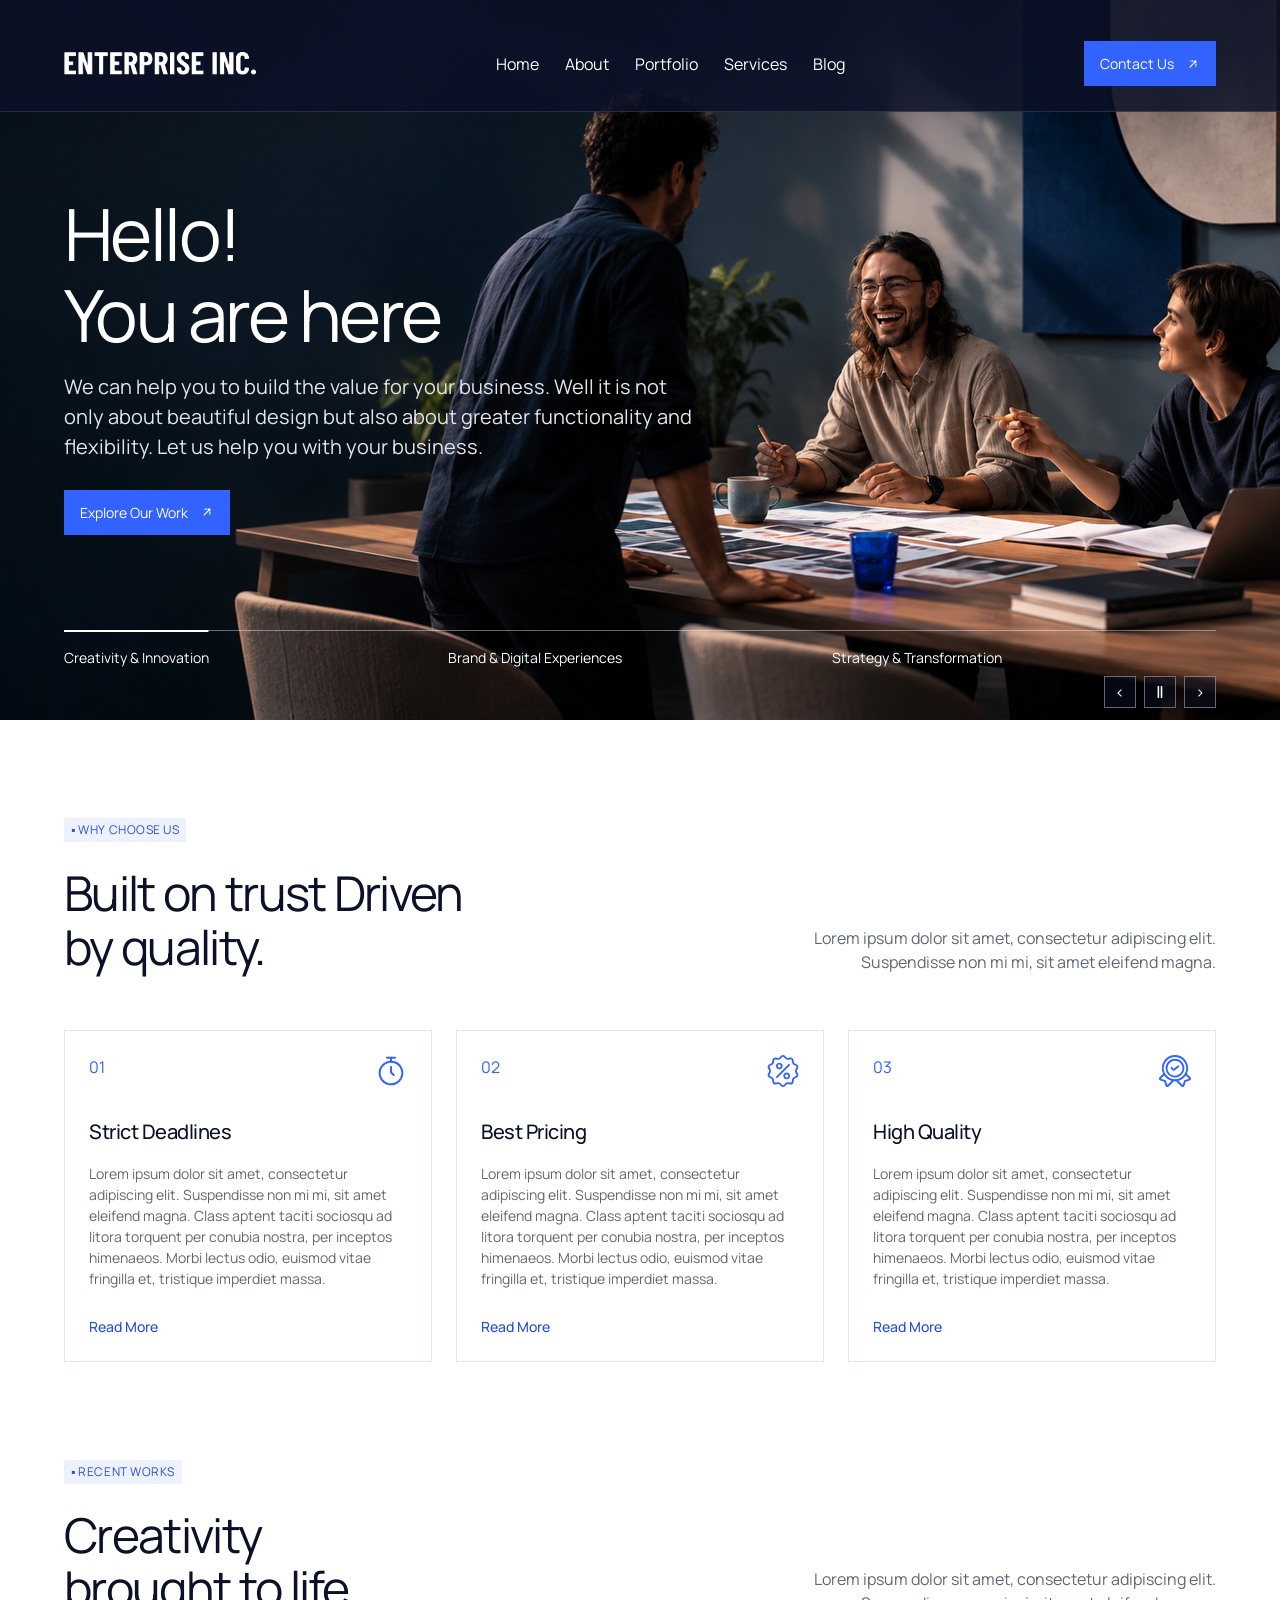
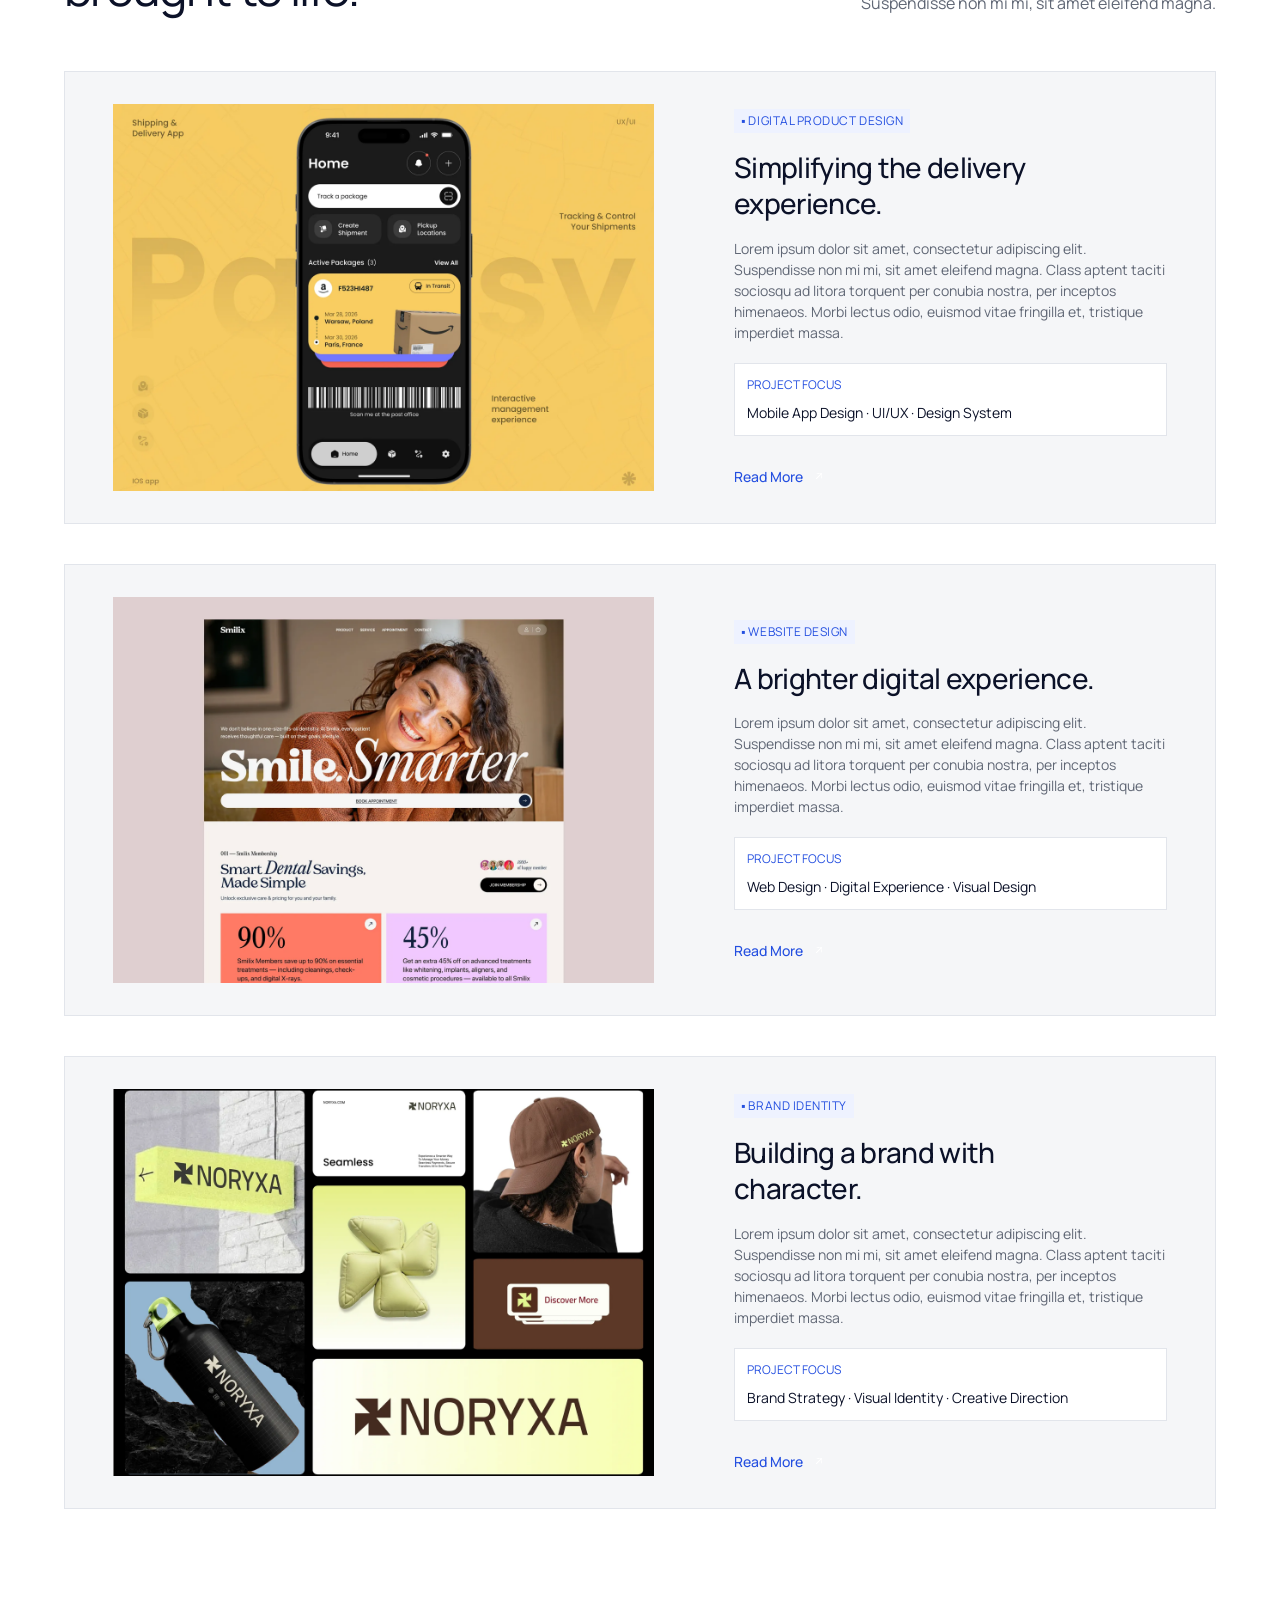
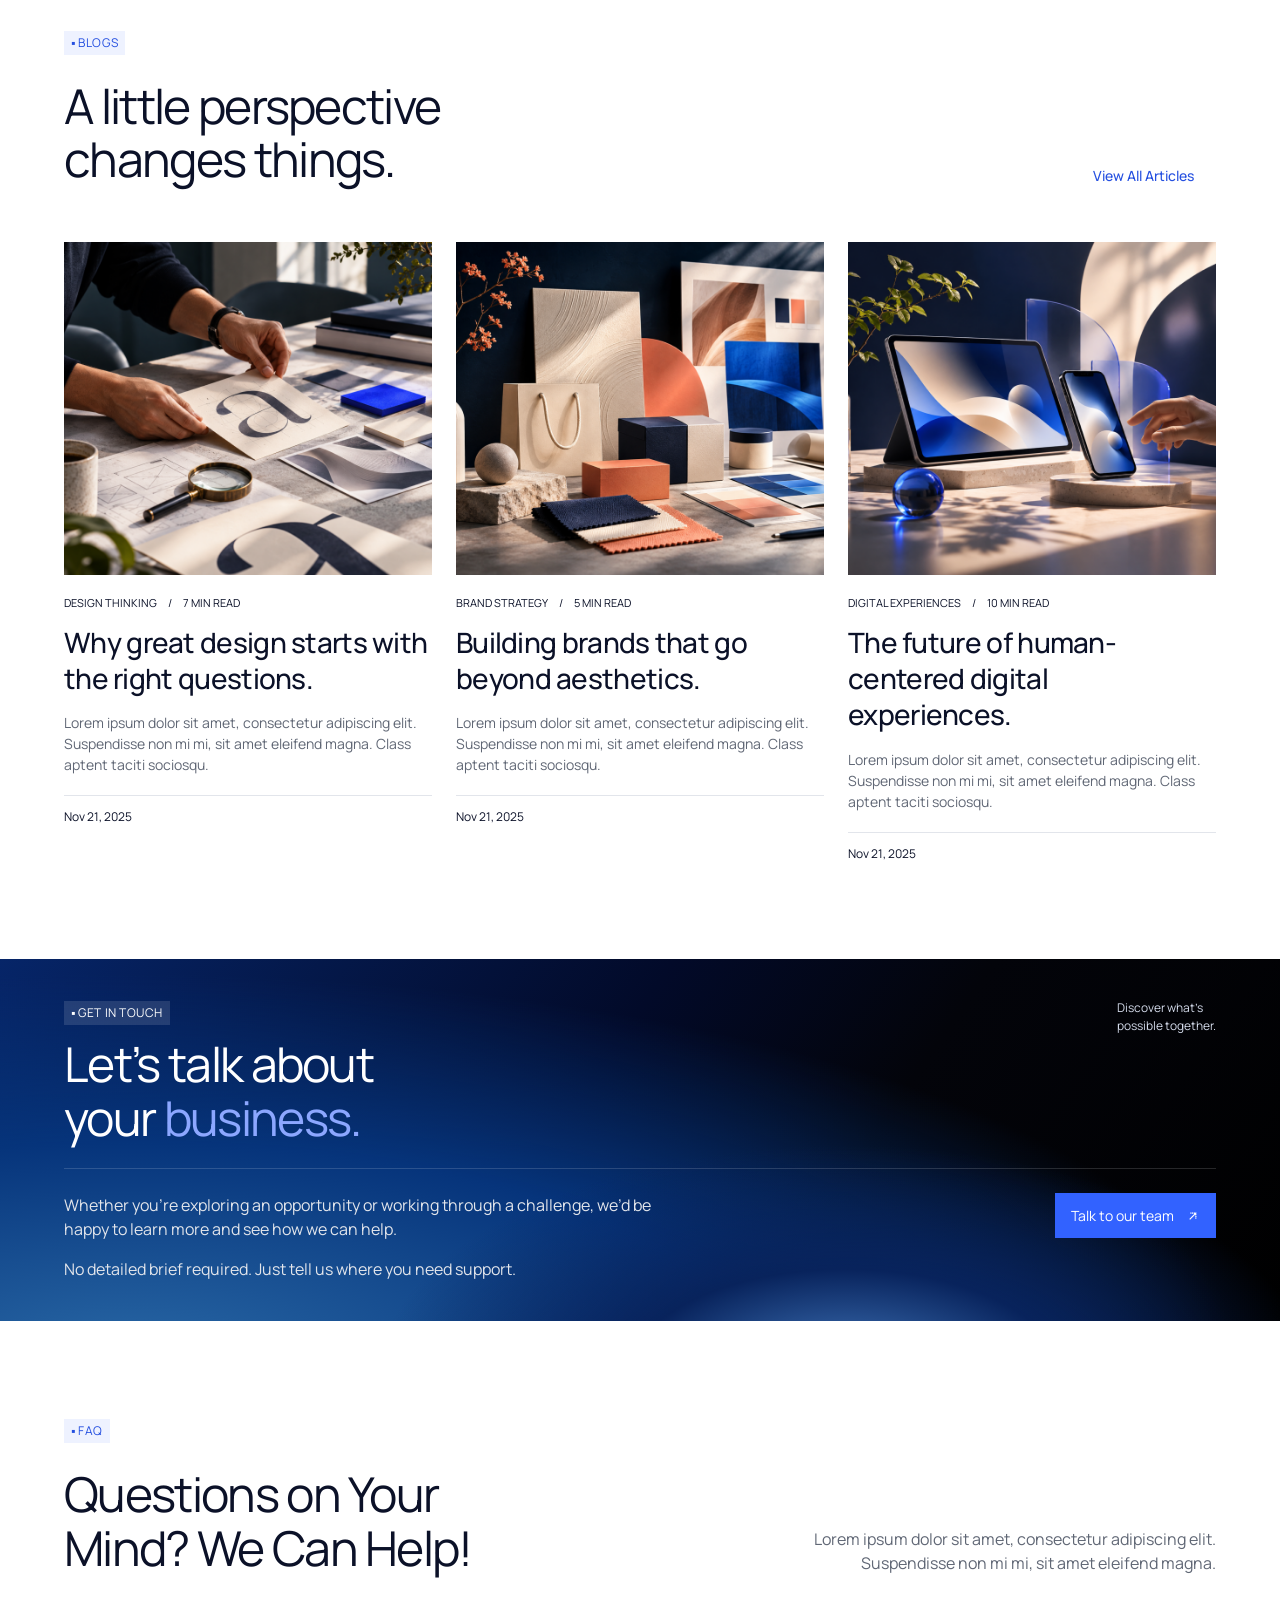
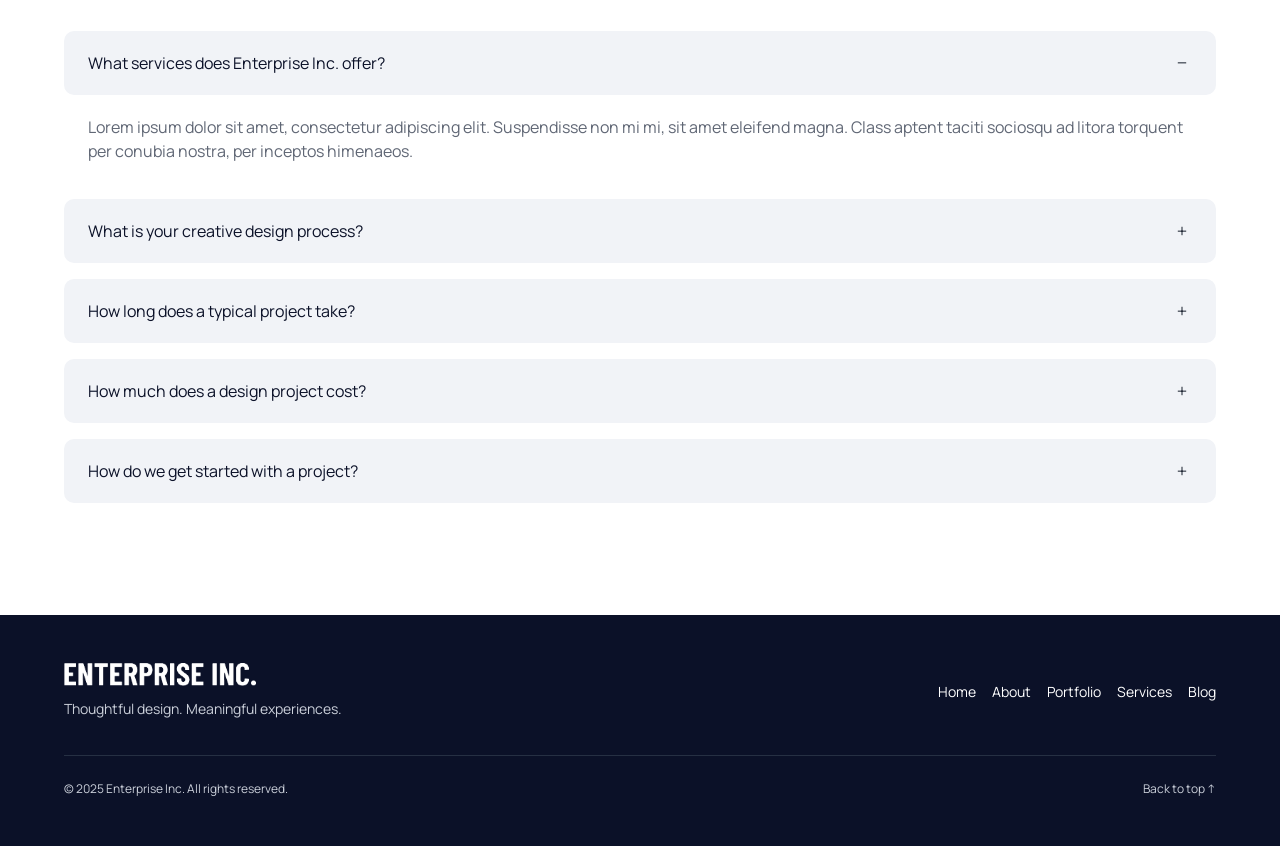
<file: index.html>
<!DOCTYPE html>

<html lang="en"><head><meta charset="utf-8"/><meta content="width=device-width, initial-scale=1" name="viewport"/><meta content="Enterprise Inc. creative digital agency — design, branding and digital experiences." name="description"/><title>Enterprise Inc. | Creative Digital Agency</title><link href="https://fonts.googleapis.com" rel="preconnect"/><link crossorigin="" href="https://fonts.gstatic.com" rel="preconnect"/><link href="https://fonts.googleapis.com/css2?family=Manrope:wght@400;500;600;700&amp;display=swap" rel="stylesheet"/><link href="css/tokens.css" rel="stylesheet"/><link href="css/style.css" rel="stylesheet"/><link href="css/responsive.css" rel="stylesheet"/><script defer="" src="js/script.js"></script><link href="css/interactions.css" rel="stylesheet"/><link href="css/refinement.css" rel="stylesheet"/><link href="css/sticky-navigation.css" rel="stylesheet"/><script defer="True" src="js/sticky-navigation.js"></script></head><body><a class="skip" href="#about">Skip to content</a><div class="wrap header" data-nav-theme="dark" id="site-navigation-bar"><a href="#home"><img alt="Enterprise Inc." class="logo" src="assets/logo/logo.png"/></a><nav aria-label="Main navigation" class="nav" id="navigation"><a href="#home">Home</a><a href="#about">About</a><a href="#portfolio">Portfolio</a><a href="#services">Services</a><a href="#blog">Blog</a><a class="mobile-contact" href="contact.html">Contact Us</a></nav><a class="btn" href="contact.html">Contact Us <img alt="" src="assets/icons/Arrow.svg"/></a><button aria-controls="navigation" aria-expanded="false" aria-label="Open menu" class="menu">☰</button></div><header class="hero" data-nav-theme="dark" id="home"><img alt="" class="hero-bg" fetchpriority="high" src="assets/images/hero/1.png"/><img alt="" aria-hidden="true" class="hero-bg hero-bg-next"/><div class="wrap"><div aria-live="off" class="hero-copy"><h1>Hello!<br/>You are here</h1><p>We can help you to build the value for your business. Well it is not only about beautiful design but also about greater functionality and flexibility. Let us help you with your business.</p><a class="btn hero-cta" href="#portfolio">Explore Our Work <img alt="" src="assets/icons/Arrow.svg"/></a></div></div><div aria-label="Hero slides" class="wrap slider" role="group"><button aria-pressed="true" data-slide="0">Creativity &amp; Innovation<span aria-hidden="true" class="slide-progress"></span></button><button aria-pressed="false" data-slide="1">Brand &amp; Digital Experiences<span aria-hidden="true" class="slide-progress"></span></button><button aria-pressed="false" data-slide="2">Strategy &amp; Transformation<span aria-hidden="true" class="slide-progress"></span></button></div><div class="slide-arrows"><button aria-label="Previous slide" data-step="-1">‹</button><button aria-label="Pause slideshow" id="pause">Ⅱ</button><button aria-label="Next slide" data-step="1">›</button></div></header><main><section class="wrap section" data-nav-theme="light" id="about"><div class="section-head about-head" data-reveal=""><div><span class="eyebrow">Why choose us</span><h2>Built on trust Driven<br/>by quality.</h2></div><p class="intro">Lorem ipsum dolor sit amet, consectetur adipiscing elit. Suspendisse non mi mi, sit amet eleifend magna.</p></div><div class="benefits" id="services"><article class="benefit" data-reveal=""><div class="benefit-top"><span>01</span><img alt="" src="assets/icons/Time.svg"/></div><h3>Strict Deadlines</h3><p>Lorem ipsum dolor sit amet, consectetur adipiscing elit. Suspendisse non mi mi, sit amet eleifend magna. Class aptent taciti sociosqu ad litora torquent per conubia nostra, per inceptos himenaeos. Morbi lectus odio, euismod vitae fringilla et, tristique imperdiet massa.</p><button class="read detail" data-copy="Lorem ipsum dolor sit amet, consectetur adipiscing elit. Suspendisse non mi mi, sit amet eleifend magna. Class aptent taciti sociosqu ad litora torquent per conubia nostra, per inceptos himenaeos. Morbi lectus odio, euismod vitae fringilla et, tristique imperdiet massa." data-title="Strict Deadlines">Read More <img alt="" src="assets/icons/Arrow.svg"/></button></article><article class="benefit" data-reveal=""><div class="benefit-top"><span>02</span><img alt="" src="assets/icons/Price.svg"/></div><h3>Best Pricing</h3><p>Lorem ipsum dolor sit amet, consectetur adipiscing elit. Suspendisse non mi mi, sit amet eleifend magna. Class aptent taciti sociosqu ad litora torquent per conubia nostra, per inceptos himenaeos. Morbi lectus odio, euismod vitae fringilla et, tristique imperdiet massa.</p><button class="read detail" data-copy="Lorem ipsum dolor sit amet, consectetur adipiscing elit. Suspendisse non mi mi, sit amet eleifend magna. Class aptent taciti sociosqu ad litora torquent per conubia nostra, per inceptos himenaeos. Morbi lectus odio, euismod vitae fringilla et, tristique imperdiet massa." data-title="Best Pricing">Read More <img alt="" src="assets/icons/Arrow.svg"/></button></article><article class="benefit" data-reveal=""><div class="benefit-top"><span>03</span><img alt="" src="assets/icons/Quality.svg"/></div><h3>High Quality</h3><p>Lorem ipsum dolor sit amet, consectetur adipiscing elit. Suspendisse non mi mi, sit amet eleifend magna. Class aptent taciti sociosqu ad litora torquent per conubia nostra, per inceptos himenaeos. Morbi lectus odio, euismod vitae fringilla et, tristique imperdiet massa.</p><button class="read detail" data-copy="Lorem ipsum dolor sit amet, consectetur adipiscing elit. Suspendisse non mi mi, sit amet eleifend magna. Class aptent taciti sociosqu ad litora torquent per conubia nostra, per inceptos himenaeos. Morbi lectus odio, euismod vitae fringilla et, tristique imperdiet massa." data-title="High Quality">Read More <img alt="" src="assets/icons/Arrow.svg"/></button></article></div></section><section class="wrap section" data-nav-theme="light" id="portfolio"><div class="section-head" data-reveal=""><div><span class="eyebrow">Recent works</span><h2>Creativity<br/>brought to life.</h2></div><p class="intro">Lorem ipsum dolor sit amet, consectetur adipiscing elit. Suspendisse non mi mi, sit amet eleifend magna.</p></div><div class="projects"><article class="project"><div class="media-frame"><img alt="Digital product design project artwork" decoding="async" loading="lazy" src="assets/images/portfolio/1.png"/></div><div><span class="eyebrow">Digital product design</span><h3>Simplifying the delivery experience.</h3><p>Lorem ipsum dolor sit amet, consectetur adipiscing elit. Suspendisse non mi mi, sit amet eleifend magna. Class aptent taciti sociosqu ad litora torquent per conubia nostra, per inceptos himenaeos. Morbi lectus odio, euismod vitae fringilla et, tristique imperdiet massa.</p><div class="focus"><span>PROJECT FOCUS</span>Mobile App Design · UI/UX · Design System</div><button class="read detail" data-copy="Lorem ipsum dolor sit amet, consectetur adipiscing elit. Suspendisse non mi mi, sit amet eleifend magna. Class aptent taciti sociosqu ad litora torquent per conubia nostra, per inceptos himenaeos. Morbi lectus odio, euismod vitae fringilla et, tristique imperdiet massa." data-title="Simplifying the delivery experience.">Read More <img alt="" src="assets/icons/Arrow.svg"/></button></div></article><article class="project"><div class="media-frame"><img alt="Website design project artwork" decoding="async" loading="lazy" src="assets/images/portfolio/2.png"/></div><div><span class="eyebrow">Website design</span><h3>A brighter digital experience.</h3><p>Lorem ipsum dolor sit amet, consectetur adipiscing elit. Suspendisse non mi mi, sit amet eleifend magna. Class aptent taciti sociosqu ad litora torquent per conubia nostra, per inceptos himenaeos. Morbi lectus odio, euismod vitae fringilla et, tristique imperdiet massa.</p><div class="focus"><span>PROJECT FOCUS</span>Web Design · Digital Experience · Visual Design</div><button class="read detail" data-copy="Lorem ipsum dolor sit amet, consectetur adipiscing elit. Suspendisse non mi mi, sit amet eleifend magna. Class aptent taciti sociosqu ad litora torquent per conubia nostra, per inceptos himenaeos. Morbi lectus odio, euismod vitae fringilla et, tristique imperdiet massa." data-title="A brighter digital experience.">Read More <img alt="" src="assets/icons/Arrow.svg"/></button></div></article><article class="project"><div class="media-frame"><img alt="Brand identity project artwork" decoding="async" loading="lazy" src="assets/images/portfolio/3.png"/></div><div><span class="eyebrow">Brand identity</span><h3>Building a brand with character.</h3><p>Lorem ipsum dolor sit amet, consectetur adipiscing elit. Suspendisse non mi mi, sit amet eleifend magna. Class aptent taciti sociosqu ad litora torquent per conubia nostra, per inceptos himenaeos. Morbi lectus odio, euismod vitae fringilla et, tristique imperdiet massa.</p><div class="focus"><span>PROJECT FOCUS</span>Brand Strategy · Visual Identity · Creative Direction</div><button class="read detail" data-copy="Lorem ipsum dolor sit amet, consectetur adipiscing elit. Suspendisse non mi mi, sit amet eleifend magna. Class aptent taciti sociosqu ad litora torquent per conubia nostra, per inceptos himenaeos. Morbi lectus odio, euismod vitae fringilla et, tristique imperdiet massa." data-title="Building a brand with character.">Read More <img alt="" src="assets/icons/Arrow.svg"/></button></div></article></div></section><section class="wrap section" data-nav-theme="light" id="blog"><div class="section-head" data-reveal=""><div><span class="eyebrow">Blogs</span><h2>A little perspective<br/>changes things.</h2></div><button class="read detail" data-copy="Lorem ipsum dolor sit amet, consectetur adipiscing elit. Suspendisse non mi mi, sit amet eleifend magna." data-title="Creative insights">View All Articles <img alt="" src="assets/icons/Arrow.svg"/></button></div><div class="blogs"><article class="blog" data-reveal=""><div class="media-frame"><img alt="Editorial artwork for Design thinking" decoding="async" loading="lazy" src="assets/images/blogs/1.png"/></div><div class="meta">Design thinking　/　7 min read</div><h3><a class="detail" data-copy="Lorem ipsum dolor sit amet, consectetur adipiscing elit. Suspendisse non mi mi, sit amet eleifend magna. Class aptent taciti sociosqu ad litora torquent per conubia nostra, per inceptos himenaeos. Morbi lectus odio, euismod vitae fringilla et, tristique imperdiet massa." data-title="Why great design starts with the right questions." href="#blog">Why great design starts with the right questions.</a></h3><p>Lorem ipsum dolor sit amet, consectetur adipiscing elit. Suspendisse non mi mi, sit amet eleifend magna. Class aptent taciti sociosqu.</p><time datetime="2025-11-21">Nov 21, 2025</time></article><article class="blog" data-reveal=""><div class="media-frame"><img alt="Editorial artwork for Brand strategy" decoding="async" loading="lazy" src="assets/images/blogs/2.png"/></div><div class="meta">Brand strategy　/　5 min read</div><h3><a class="detail" data-copy="Lorem ipsum dolor sit amet, consectetur adipiscing elit. Suspendisse non mi mi, sit amet eleifend magna. Class aptent taciti sociosqu ad litora torquent per conubia nostra, per inceptos himenaeos. Morbi lectus odio, euismod vitae fringilla et, tristique imperdiet massa." data-title="Building brands that go beyond aesthetics." href="#blog">Building brands that go beyond aesthetics.</a></h3><p>Lorem ipsum dolor sit amet, consectetur adipiscing elit. Suspendisse non mi mi, sit amet eleifend magna. Class aptent taciti sociosqu.</p><time datetime="2025-11-21">Nov 21, 2025</time></article><article class="blog" data-reveal=""><div class="media-frame"><img alt="Editorial artwork for Digital experiences" decoding="async" loading="lazy" src="assets/images/blogs/3.png"/></div><div class="meta">Digital experiences　/　10 min read</div><h3><a class="detail" data-copy="Lorem ipsum dolor sit amet, consectetur adipiscing elit. Suspendisse non mi mi, sit amet eleifend magna. Class aptent taciti sociosqu ad litora torquent per conubia nostra, per inceptos himenaeos. Morbi lectus odio, euismod vitae fringilla et, tristique imperdiet massa." data-title="The future of human-centered digital experiences." href="#blog">The future of human-centered digital experiences.</a></h3><p>Lorem ipsum dolor sit amet, consectetur adipiscing elit. Suspendisse non mi mi, sit amet eleifend magna. Class aptent taciti sociosqu.</p><time datetime="2025-11-21">Nov 21, 2025</time></article></div></section><section aria-labelledby="contact-title" class="contact-band" data-nav-theme="dark" id="contact"><div class="wrap"><div class="contact-top" data-reveal=""><div><span class="eyebrow">Get in touch</span><h2 id="contact-title">Let’s talk about<br/>your <span>business.</span></h2></div><span class="contact-note">Discover what’s<br/>possible together.</span></div><div class="contact-bottom" data-reveal=""><div><p>Whether you’re exploring an opportunity or working through a challenge, we’d be happy to learn more and see how we can help.</p><p>No detailed brief required. Just tell us where you need support.</p></div><a class="btn" href="contact.html">Talk to our team <img alt="" src="assets/icons/Arrow.svg"/></a></div></div></section><section class="wrap section faq" data-nav-theme="light" id="faq"><div class="section-head" data-reveal=""><div><span class="eyebrow">FAQ</span><h2>Questions on Your<br/>Mind? We Can Help!</h2></div><p class="intro">Lorem ipsum dolor sit amet, consectetur adipiscing elit. Suspendisse non mi mi, sit amet eleifend magna.</p></div><details open=""><summary>What services does Enterprise Inc. offer?<img alt="" src="assets/icons/Minus.svg"/></summary><div class="faq-answer"><p>Lorem ipsum dolor sit amet, consectetur adipiscing elit. Suspendisse non mi mi, sit amet eleifend magna. Class aptent taciti sociosqu ad litora torquent per conubia nostra, per inceptos himenaeos.</p></div></details><details><summary>What is your creative design process?<img alt="" src="assets/icons/Plus.svg"/></summary><div class="faq-answer"><p>Lorem ipsum dolor sit amet, consectetur adipiscing elit. Suspendisse non mi mi, sit amet eleifend magna. Class aptent taciti sociosqu ad litora torquent per conubia nostra, per inceptos himenaeos.</p></div></details><details><summary>How long does a typical project take?<img alt="" src="assets/icons/Plus.svg"/></summary><div class="faq-answer"><p>Lorem ipsum dolor sit amet, consectetur adipiscing elit. Suspendisse non mi mi, sit amet eleifend magna. Class aptent taciti sociosqu ad litora torquent per conubia nostra, per inceptos himenaeos.</p></div></details><details><summary>How much does a design project cost?<img alt="" src="assets/icons/Plus.svg"/></summary><div class="faq-answer"><p>Lorem ipsum dolor sit amet, consectetur adipiscing elit. Suspendisse non mi mi, sit amet eleifend magna. Class aptent taciti sociosqu ad litora torquent per conubia nostra, per inceptos himenaeos.</p></div></details><details><summary>How do we get started with a project?<img alt="" src="assets/icons/Plus.svg"/></summary><div class="faq-answer"><p>Lorem ipsum dolor sit amet, consectetur adipiscing elit. Suspendisse non mi mi, sit amet eleifend magna. Class aptent taciti sociosqu ad litora torquent per conubia nostra, per inceptos himenaeos.</p></div></details></section></main><footer class="footer" data-nav-theme="dark" id="contact-details"><div class="wrap"><div class="footer-top"><div><a href="#home"><img alt="Enterprise Inc." class="logo" src="assets/logo/logo.png"/></a><p>Thoughtful design. Meaningful experiences.</p></div><nav aria-label="Footer navigation"><a href="#home">Home</a><a href="#about">About</a><a href="#portfolio">Portfolio</a><a href="#services">Services</a><a href="#blog">Blog</a></nav></div><div class="footer-bottom"><span>© 2025 Enterprise Inc. All rights reserved.</span><a href="#home">Back to top ↑</a></div></div></footer><dialog id="detail"><button aria-label="Close dialog">Close ×</button><h2></h2><p></p></dialog></body></html>
</file>
<file: css/tokens.css>
:root{--brand-500:#3262ff;--brand-600:#244fe0;--brand-700:#1b3fc4;--brand-100:#e0e8ff;--neutral-50:#f5f6f8;--neutral-100:#f1f3f7;--neutral-200:#e2e5eb;--neutral-600:#606775;--neutral-900:#111827;--neutral-950:#0b1128;--white:#fff;--text:var(--neutral-950);--muted:var(--neutral-600);--link:var(--brand-600);--surface:var(--neutral-50);--border:var(--neutral-200);--font:Manrope,Arial,sans-serif;--container:1312px;--gutter:64px;--space:8px;--radius:0px;--section:96px;--hero-size:72px;--heading-size:48px}
</file>
<file: css/style.css>
*{box-sizing:border-box}html{scroll-behavior:smooth}body{margin:0;font-family:var(--font);color:var(--text);background:var(--white);font-size:16px;line-height:1.5}img{display:block;max-width:100%}button,a{font:inherit}button{cursor:pointer}a{color:inherit;text-decoration:none}button:focus-visible,a:focus-visible,summary:focus-visible{outline:2px solid var(--brand-500);outline-offset:4px}h1,h2,h3,p{margin:0}h1,h2{font-weight:400;letter-spacing:-.035em;line-height:1.12}h2{font-size:var(--heading-size)}h3{font-weight:500;line-height:1.3;letter-spacing:-.025em}.wrap{width:calc(100% - 2 * var(--gutter));max-width:var(--container);margin-inline:auto}.hero{height:720px;position:relative;color:white;background:var(--neutral-950);isolation:isolate}.hero-bg{position:absolute;inset:0;width:100%;height:100%;object-fit:cover;z-index:-2}.hero:before{content:'';position:absolute;inset:0;background:linear-gradient(90deg,rgba(0,0,0,.16),transparent 75%);z-index:-1}.header{display:flex;align-items:center;justify-content:space-between;padding-top:40px;gap:24px}.logo{width:192px}.nav{display:flex;gap:26px;align-items:center}.nav a{font-size:16px}.btn{display:inline-flex;align-items:center;gap:12px;background:var(--brand-500);color:white;padding:12px 16px;border:0;font-size:14px;min-height:40px}.btn:hover{background:var(--brand-600)}.btn img{width:14px;filter:brightness(0) invert(1)}.menu{display:none}.hero-copy{position:absolute;top:27%;max-width:650px}.hero-copy h1{font-size:var(--hero-size);margin-bottom:16px}.hero-copy p{font-size:20px;line-height:1.5;color:#e2e5eb;max-width:640px;margin-bottom:28px}.slider{position:absolute;bottom:52px;left:50%;transform:translateX(-50%);display:grid;grid-template-columns:repeat(3,1fr);gap:0}.slider button{border:0;border-top:1px solid #ffffff65;background:none;color:white;text-align:left;padding:16px 0 0;font-size:14px;position:relative}.slider button[aria-selected=true]:before{content:'';position:absolute;top:-1px;left:0;width:33%;height:2px;background:white}.slide-arrows{position:absolute;right:var(--gutter);bottom:12px;display:flex;gap:8px}.slide-arrows button{background:#0b112880;color:white;border:1px solid #ffffff60;width:32px;height:32px}.section{padding-top:var(--section)}.center{text-align:center}.eyebrow{display:inline-block;background:#eef2ff;color:var(--link);font-size:12px;letter-spacing:.045em;text-transform:uppercase;padding:3px 7px;margin-bottom:24px}.eyebrow:before{content:'▪ ';}.intro{color:var(--muted);font-size:16px;line-height:1.5}.center .intro{max-width:590px;margin:16px auto 0}.section-head{display:flex;align-items:end;justify-content:space-between;gap:32px;margin-bottom:56px}.section-head .intro{max-width:410px;text-align:right}.benefits{display:grid;grid-template-columns:repeat(3,1fr);gap:24px;margin-top:56px}.benefit{border:1px solid var(--border);padding:24px;min-height:332px;display:flex;flex-direction:column;align-items:flex-start}.benefit-top{display:flex;justify-content:space-between;width:100%;color:var(--brand-500);margin-bottom:32px}.benefit-top img{width:32px;height:32px}.benefit h3{font-size:20px;margin-bottom:18px}.benefit p,.project p,.blog p{color:var(--muted);font-size:14px;line-height:1.5}.read{display:inline-flex;align-items:center;gap:10px;color:var(--link);font-size:14px;font-weight:500;background:none;border:0;padding:0}.read img{width:12px}.read:hover{text-decoration:underline}.benefit .read{margin-top:auto;padding-top:24px}.projects{display:grid;gap:40px}.project{display:grid;grid-template-columns:1.25fr 1fr;gap:80px;align-items:center;padding:32px 48px;background:var(--surface);border:1px solid var(--border)}.project>img{width:100%;aspect-ratio:1.4;object-fit:cover}.project h3{font-size:28px;margin:0 0 16px;max-width:360px}.project .eyebrow{margin-bottom:16px}.focus{background:white;border:1px solid var(--border);padding:12px;margin:20px 0 28px;font-size:14px}.focus span{display:block;color:var(--link);font-size:12px;margin-bottom:8px}.blogs{display:grid;grid-template-columns:repeat(3,1fr);gap:24px}.blog>img{width:100%;aspect-ratio:844/764;object-fit:cover}.meta{font-size:11px;margin:20px 0 12px;text-transform:uppercase}.blog h3{font-size:28px;margin-bottom:16px}.blog time{display:block;border-top:1px solid var(--border);margin-top:20px;padding-top:12px;font-size:12px}.faq{padding-bottom:96px}.faq details{margin-bottom:16px}.faq summary{list-style:none;background:var(--neutral-100);border-radius:10px;padding:20px 24px;display:flex;align-items:center;justify-content:space-between;gap:16px;cursor:pointer;font-size:16px}.faq summary::-webkit-details-marker{display:none}.faq summary img{width:20px;height:20px}.faq details p{padding:20px 24px;color:var(--muted);font-size:16px}.footer{background:var(--neutral-950);color:white;padding:48px 0}.footer-top,.footer-bottom{display:flex;justify-content:space-between;align-items:center;gap:24px}.footer p{font-size:14px;margin-top:12px;color:#cbd0da}.footer nav{display:flex;gap:16px;font-size:14px}.footer-bottom{border-top:1px solid #263043;margin-top:36px;padding-top:24px;font-size:12px;color:#cbd0da}dialog{border:1px solid var(--border);padding:32px;max-width:min(600px,90vw);color:var(--text)}dialog::backdrop{background:#0b1128aa}dialog button{float:right;border:0;background:var(--surface);padding:8px 16px}dialog p{margin-top:20px}.skip{position:absolute;left:8px;top:-100px;background:white;color:black;z-index:10;padding:12px}.skip:focus{top:8px}
.mobile-contact{display:none}@media(max-width:900px){.mobile-contact{display:block}}.blog h3 a:hover{color:var(--link)}

/* New contact section: gradient approximation pending original background asset. */
.about-head{margin-bottom:0}.about-head + .benefits{margin-top:56px}
.contact-band{margin-top:var(--section);padding:40px 0;color:var(--white);background:radial-gradient(ellipse at 66% 115%,#467ec4 0%,#08235c 18%,transparent 39%),radial-gradient(ellipse at 10% 110%,#2867a5 0%,#06347b 38%,transparent 68%),linear-gradient(125deg,#062568 0%,#020a29 44%,#03040a 65%,#000 100%)}
.contact-top,.contact-bottom{display:flex;justify-content:space-between;gap:32px}.contact-top{align-items:flex-start;padding-bottom:24px;border-bottom:1px solid #ffffff26}.contact-top .eyebrow{background:#ffffff20;color:white;margin-bottom:12px}.contact-top h2 span{color:#8ca7ff}.contact-note{font-size:12px;color:#d5dcec}.contact-bottom{align-items:flex-start;padding-top:24px}.contact-bottom p{max-width:620px;font-size:16px;color:#e2e5eb}.contact-bottom p+p{margin-top:16px}.contact-bottom .btn{flex-shrink:0}.media-frame{overflow:hidden;min-width:0}.project .media-frame{aspect-ratio:1.4}.blog .media-frame{aspect-ratio:844/764}.media-frame img{width:100%;height:100%;object-fit:cover}
@media(max-width:600px){.about-head + .benefits{margin-top:32px}.contact-band{padding:32px 0}.contact-top,.contact-bottom{flex-direction:column;gap:20px}.contact-note{display:none}.contact-bottom p{font-size:14px}}
</file>
<file: css/responsive.css>
@media(min-width:1600px){.hero{height:clamp(720px,50vw,960px)}}@media(max-width:1200px){:root{--gutter:40px;--section:80px;--hero-size:64px;--heading-size:42px}.project{gap:40px;padding:28px}.hero{height:640px}.hero-copy{max-width:55%}.nav{gap:18px}}@media(max-width:900px){:root{--gutter:32px;--hero-size:56px;--heading-size:40px}.header{padding-top:24px}.menu{display:block;background:none;color:white;border:1px solid #ffffff80;padding:10px 14px}.header>.btn{display:none}.nav{display:none;position:absolute;top:80px;right:var(--gutter);left:var(--gutter);background:var(--neutral-950);padding:24px;z-index:5;flex-direction:column;align-items:stretch}.nav.open{display:flex}.hero-copy{max-width:75%}.benefits{gap:12px}.benefit{padding:16px}.project{gap:24px;padding:24px}.project h3,.blog h3{font-size:24px}.blogs{gap:16px}.section-head{margin-bottom:32px}.section-head .intro{max-width:300px}}@media(max-width:600px){:root{--gutter:20px;--section:64px;--hero-size:40px;--heading-size:32px}.hero{height:650px}.hero-bg{object-position:60% center}.hero:before{background:linear-gradient(90deg,#07101ddd,#07101d33)}.logo{width:155px}.hero-copy{top:24%;max-width:calc(100% - 40px)}.hero-copy p{font-size:16px}.slider{bottom:52px;gap:8px}.slider button{font-size:11px;line-height:1.3}.section-head{display:block}.section-head .intro{text-align:left;margin-top:16px}.section-head>.read{margin-top:16px}.benefits,.blogs,.project{grid-template-columns:1fr}.benefits{margin-top:32px;gap:16px}.benefit{min-height:250px;padding:24px}.projects{gap:24px}.project{padding:16px;gap:24px}.project h3,.blog h3{font-size:24px}.blogs{gap:36px}.faq{padding-bottom:64px}.faq summary{padding:16px;font-size:15px}.faq details p{padding:16px;font-size:14px}.footer-top,.footer-bottom{align-items:flex-start;flex-direction:column}.footer nav{flex-wrap:wrap}.eyebrow{margin-bottom:16px}}@media(prefers-reduced-motion:reduce){html{scroll-behavior:auto}*{animation:none!important;transition:none!important}}
</file>
<file: css/interactions.css>
/* Proposed interaction treatment; reference site could not be accessed. */
:root{--motion-fast:220ms;--motion-base:360ms;--motion-slow:650ms;--motion-ease:cubic-bezier(.22,1,.36,1)}
.btn,.read,.nav a,.footer a,.benefit,.project,.faq summary,.blog h3 a{transition:background-color var(--motion-base) var(--motion-ease),color var(--motion-fast) ease,border-color var(--motion-base) var(--motion-ease),box-shadow var(--motion-base) var(--motion-ease)}
.btn img,.read img,.benefit-top img{transition:transform var(--motion-base) var(--motion-ease)}
.media-frame img{transition:transform var(--motion-slow) var(--motion-ease)}
.nav a,.footer nav a{position:relative}.nav a::after,.footer nav a::after{content:'';position:absolute;bottom:-4px;left:0;width:100%;height:1px;background:currentColor;transform:scaleX(0);transform-origin:right;transition:transform var(--motion-base) var(--motion-ease)}
.btn:focus-visible,.read:focus-visible{outline-offset:5px}.btn:active{background:var(--brand-700)}
@media(hover:hover) and (pointer:fine){.btn:hover{background:var(--brand-700)}.btn:hover img,.read:hover img{transform:translate(3px,-3px)}.read:hover{text-decoration:none;color:var(--brand-700)}.nav a:hover::after,.footer nav a:hover::after{transform:scaleX(1);transform-origin:left}.benefit:hover{border-color:var(--brand-500);background:var(--neutral-50)}.benefit:hover .benefit-top img{transform:translateY(-3px)}.project:hover{border-color:#b6c7ff}.project:hover .media-frame img,.blog:hover .media-frame img{transform:scale(1.045)}.blog:hover h3 a{color:var(--link)}.faq summary:hover{background:var(--neutral-200)}}
[data-reveal].reveal-enter{animation:section-in 550ms var(--motion-ease) both}@keyframes section-in{from{opacity:.65;transform:translateY(12px)}to{opacity:1;transform:translateY(0)}}
@media(prefers-reduced-motion:reduce){*,*::before,*::after{animation:none!important;transition:none!important;scroll-behavior:auto!important}}

/* Four interaction refinements */
.hero-bg{opacity:0;transition:opacity 650ms ease;pointer-events:none}.hero-bg.is-front{opacity:1}.hero-bg:first-of-type:not(.is-front){opacity:0}.hero-bg:not([src]){visibility:hidden}
.slider button[aria-selected=true]::before{display:none}.slide-progress{position:absolute;top:-1px;left:0;width:100%;height:2px;background:white;transform:scaleX(var(--progress,0));transform-origin:left;pointer-events:none}
.benefit,.benefit h3,.benefit p,.benefit-top,.benefit .read{transition:background-color var(--motion-base) var(--motion-ease),color var(--motion-base) var(--motion-ease),border-color var(--motion-base) var(--motion-ease)}
.benefit img,.faq summary img{transition:filter var(--motion-base) var(--motion-ease),transform var(--motion-base) var(--motion-ease)}
.benefit:focus-within{background:var(--brand-500);border-color:var(--brand-500);color:white}.benefit:focus-within :is(h3,p,.benefit-top,.read){color:white}.benefit:focus-within img{filter:brightness(0) invert(1)}.benefit:focus-within .read:focus-visible{outline-color:white}
@media(hover:hover) and (pointer:fine){.benefit:hover{background:var(--brand-500);border-color:var(--brand-500);color:white}.benefit:hover :is(h3,p,.benefit-top,.read){color:white}.benefit:hover img{filter:brightness(0) invert(1)}.faq summary:hover{background:var(--neutral-100);color:var(--brand-500)}.faq summary:hover img{filter:brightness(0) saturate(100%) invert(32%) sepia(99%) saturate(3020%) hue-rotate(221deg) brightness(103%) contrast(103%)}}
.faq summary:focus-visible{color:var(--brand-500)}.faq-answer{overflow:hidden}.faq details[data-expanded=true] summary img{transform:rotate(180deg)}
@media(min-width:768px) and (prefers-reduced-motion:no-preference){.projects.stack-ready{display:block;padding-bottom:24px}.stack-ready .project{position:sticky;top:calc(24px + var(--stack-index,0)*16px);z-index:calc(1 + var(--stack-index,0));margin-bottom:40px;isolation:isolate}.stack-ready .project:nth-child(2){--stack-index:1}.stack-ready .project:nth-child(3){--stack-index:2;margin-bottom:0}.stack-ready .project:focus-within{z-index:5}}
.hero-bg:first-of-type:not(.is-front){opacity:1}.hero:has(.hero-bg-next.is-front) .hero-bg:first-of-type{opacity:0}.hero-bg-next{z-index:-2}.hero-bg.is-front{z-index:-2}.hero-bg-next:not([src]){visibility:hidden}
</file>
<file: css/refinement.css>
/* Targeted heading and contact-page refinements */
.hero-copy{width:min(820px,calc(100% - 2 * var(--gutter)));max-width:none}.hero-copy h1{font-size:var(--hero-size)}.hero-copy[data-current="1"] h1{font-size:clamp(48px,4.65vw,72px)}.hero-copy p{max-width:640px}.hero-bg:first-of-type{opacity:1!important}.hero-bg-next{opacity:0;transition:opacity 650ms ease}.hero-bg-next.is-front{opacity:1}.hero-bg:first-of-type.is-front{opacity:1!important}.hero-bg-next{z-index:-2}.hero-bg:first-of-type{z-index:-3!important}
.contact-header .header{padding-block:44px}.contact-header .logo{filter:brightness(0)}.contact-layout{display:grid;grid-template-columns:1fr 1fr;gap:20px;margin-bottom:96px}.contact-info,.contact-form-panel{min-width:0;background:var(--surface);padding:20px}.contact-form-panel{background:#f8f9fa;padding:40px 32px}.contact-info h1,.contact-form-panel h2{font-size:clamp(32px,3.3vw,48px);line-height:1.15}.contact-info .intro{margin-top:16px}.contact-form-panel .intro{margin:24px 0 32px}.contact-form-panel .eyebrow{margin-bottom:20px}.contact-facts{display:grid;gap:16px;margin:20px 0}.contact-facts div{display:flex;align-items:center;justify-content:space-between;gap:12px;background:#eef2ff;padding:20px 24px;border-radius:4px;min-height:70px}.contact-facts dt{font-size:14px}.contact-facts dd{margin:0;text-align:right;font-size:20px;overflow-wrap:anywhere}.contact-photo{width:100%;height:auto;border-radius:4px}.form-row{display:grid;grid-template-columns:1fr 1fr;gap:12px}.field{min-width:0;margin-bottom:12px}.field label{display:block;margin-bottom:4px;font-size:16px}.field input,.field select,.field textarea{width:100%;font:inherit;font-size:14px;color:var(--text);border:1px solid var(--border);background:transparent;padding:12px 16px;border-radius:0;min-height:46px}.field input::placeholder,.field textarea::placeholder{color:#778195}.field select:invalid{color:#778195}.field :is(input,select,textarea):focus{outline:2px solid var(--brand-500);outline-offset:1px}.field [aria-invalid=true]{border-color:#b42318}.error{display:block;color:#b42318;font-size:12px}.error:empty{display:none}.message-wrap{position:relative}.field textarea{display:block;min-height:116px;resize:vertical;padding-bottom:30px}.message-wrap span{position:absolute;right:12px;bottom:8px;font-size:11px;color:var(--muted);pointer-events:none}.send{width:100%;justify-content:center;margin-top:20px;min-height:48px}.send:disabled{opacity:.6;cursor:wait}#form-status:not(:empty){margin-top:12px;font-size:14px;color:var(--muted)}.contact-header .menu{color:var(--text);border-color:var(--border)}.contact-header .nav.open{color:white}.contact-header .nav a[aria-current=page]{font-weight:700}.contact-facts a:hover{text-decoration:underline}
@media(max-width:1024px){.contact-layout{gap:16px}.contact-form-panel{padding:24px}.contact-facts div{padding:16px}.contact-facts dd{font-size:16px}.hero-copy[data-current="1"] h1{font-size:56px}}
@media(max-width:900px){.contact-layout{grid-template-columns:1fr}.contact-header .header{padding-block:24px}.hero-copy{max-width:calc(100% - 2 * var(--gutter))}.hero-copy[data-current="1"] h1{font-size:var(--hero-size)}}
@media(max-width:600px){.hero-copy{top:22%;width:calc(100% - 2 * var(--gutter));max-width:none}.hero-copy[data-current="1"] h1{font-size:clamp(32px,9vw,40px)}.contact-layout{margin-bottom:64px}.contact-info,.contact-form-panel{padding:16px}.contact-facts div{align-items:flex-start;flex-direction:column;gap:6px}.contact-facts dd{text-align:left}.form-row{grid-template-columns:1fr;gap:0}.wide-only{display:none}.slide-arrows button{width:40px;height:40px}.slide-arrows{bottom:6px}.slider{bottom:58px}.footer nav{gap:12px}.header{gap:12px}.hero-copy p{margin-bottom:20px}.contact-header .nav{top:72px}}
@media(max-width:360px){:root{--gutter:16px;--hero-size:34px;--heading-size:29px}.hero-copy p{font-size:15px}.slider button{font-size:10px}.contact-info h1,.contact-form-panel h2{font-size:29px}.hero{height:680px}}
</file>
<file: css/sticky-navigation.css>
/* Navigation theme layer: preserves original menu, labels, sizes and CTA. */
:root{--nav-ink:#ffffff;--nav-surface:rgba(11,17,40,.82);--nav-stroke:rgba(255,255,255,.12);--nav-ease:cubic-bezier(.22,1,.36,1)}
.header#site-navigation-bar{position:fixed;top:0;left:0;right:0;z-index:1000;width:100%;max-width:none;margin:0;padding:40px max(var(--gutter),calc((100vw - var(--container))/2)) 24px;min-height:112px;color:var(--nav-ink);background:var(--nav-surface);border-bottom:1px solid var(--nav-stroke);transition:background-color .36s var(--nav-ease),color .36s var(--nav-ease),border-color .36s var(--nav-ease);isolation:isolate}
.header#site-navigation-bar[data-nav-theme="dark"]{--nav-ink:#fff;--nav-surface:rgba(11,17,40,.84);--nav-stroke:rgba(255,255,255,.12)}
.header#site-navigation-bar[data-nav-theme="light"]{--nav-ink:var(--text);--nav-surface:rgba(255,255,255,.97);--nav-stroke:var(--border)}
.header#site-navigation-bar[data-nav-theme="brand"]{--nav-ink:#fff;--nav-surface:rgba(50,98,255,.97);--nav-stroke:rgba(255,255,255,.25)}
.header#site-navigation-bar .nav a{color:var(--nav-ink);transition:color .36s var(--nav-ease)}
.header#site-navigation-bar .logo{transition:filter .36s var(--nav-ease)}
.header#site-navigation-bar[data-nav-theme="light"] .logo{filter:brightness(0)}
.header#site-navigation-bar[data-nav-theme="dark"] .logo,.header#site-navigation-bar[data-nav-theme="brand"] .logo{filter:none}
.header#site-navigation-bar .menu{color:var(--nav-ink);border-color:var(--nav-stroke);transition:color .36s var(--nav-ease),border-color .36s var(--nav-ease)}
.header#site-navigation-bar .nav.open{background:var(--neutral-950);color:#fff}
.header#site-navigation-bar .nav.open a{color:#fff}
.contact-header{min-height:136px}
html{scroll-padding-top:136px}section[id],.benefits[id],footer[id],main[id]{scroll-margin-top:136px}
@media(max-width:900px){.header#site-navigation-bar{padding-top:24px;padding-bottom:20px;min-height:80px}.header#site-navigation-bar .nav{top:100%;left:var(--gutter);right:var(--gutter)}.contact-header{min-height:94px}html{scroll-padding-top:100px}section[id],.benefits[id],footer[id],main[id]{scroll-margin-top:100px}}
@media(max-width:600px){.header#site-navigation-bar{min-height:74px;padding-top:18px;padding-bottom:18px}.contact-header{min-height:84px}}
@media(prefers-reduced-motion:reduce){.header#site-navigation-bar,.header#site-navigation-bar .nav a,.header#site-navigation-bar .logo,.header#site-navigation-bar .menu{transition:none!important}}
@media(max-width:900px){body.nav-menu-open{overflow:hidden}}
</file>
